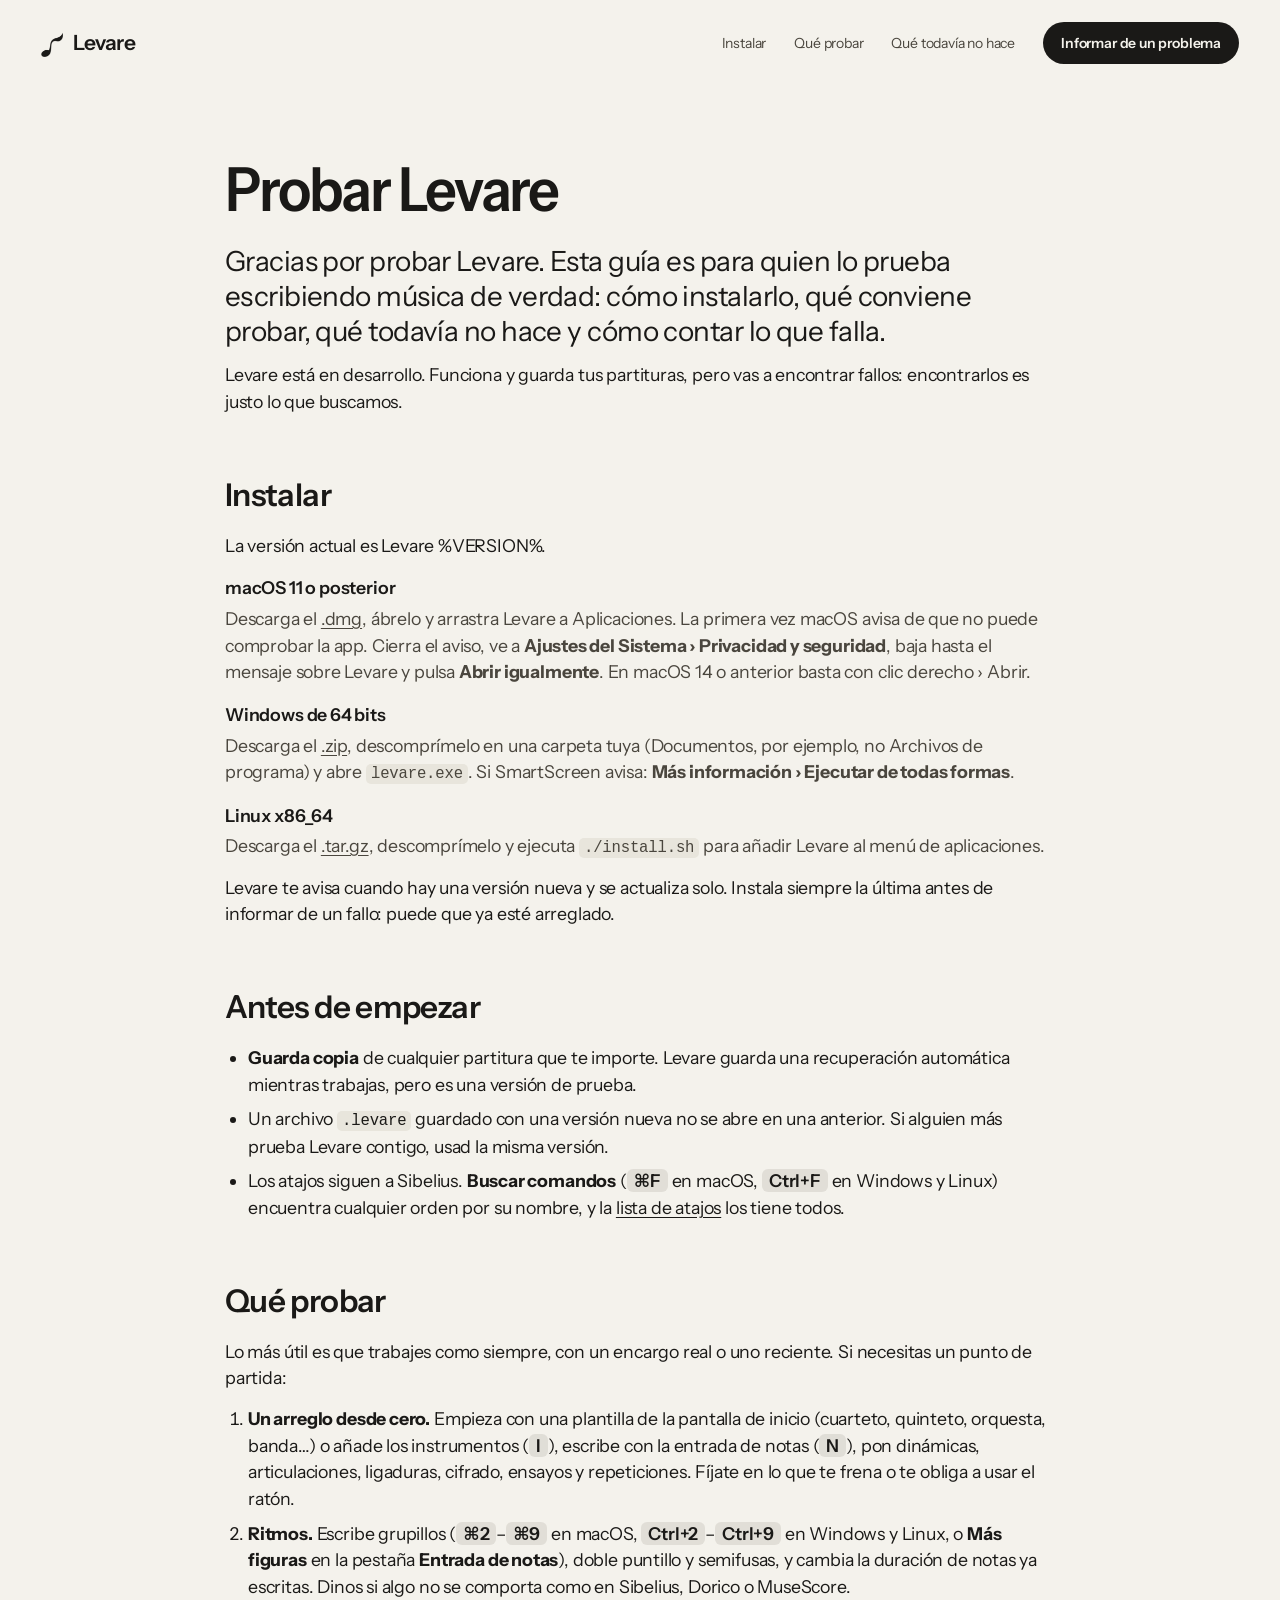
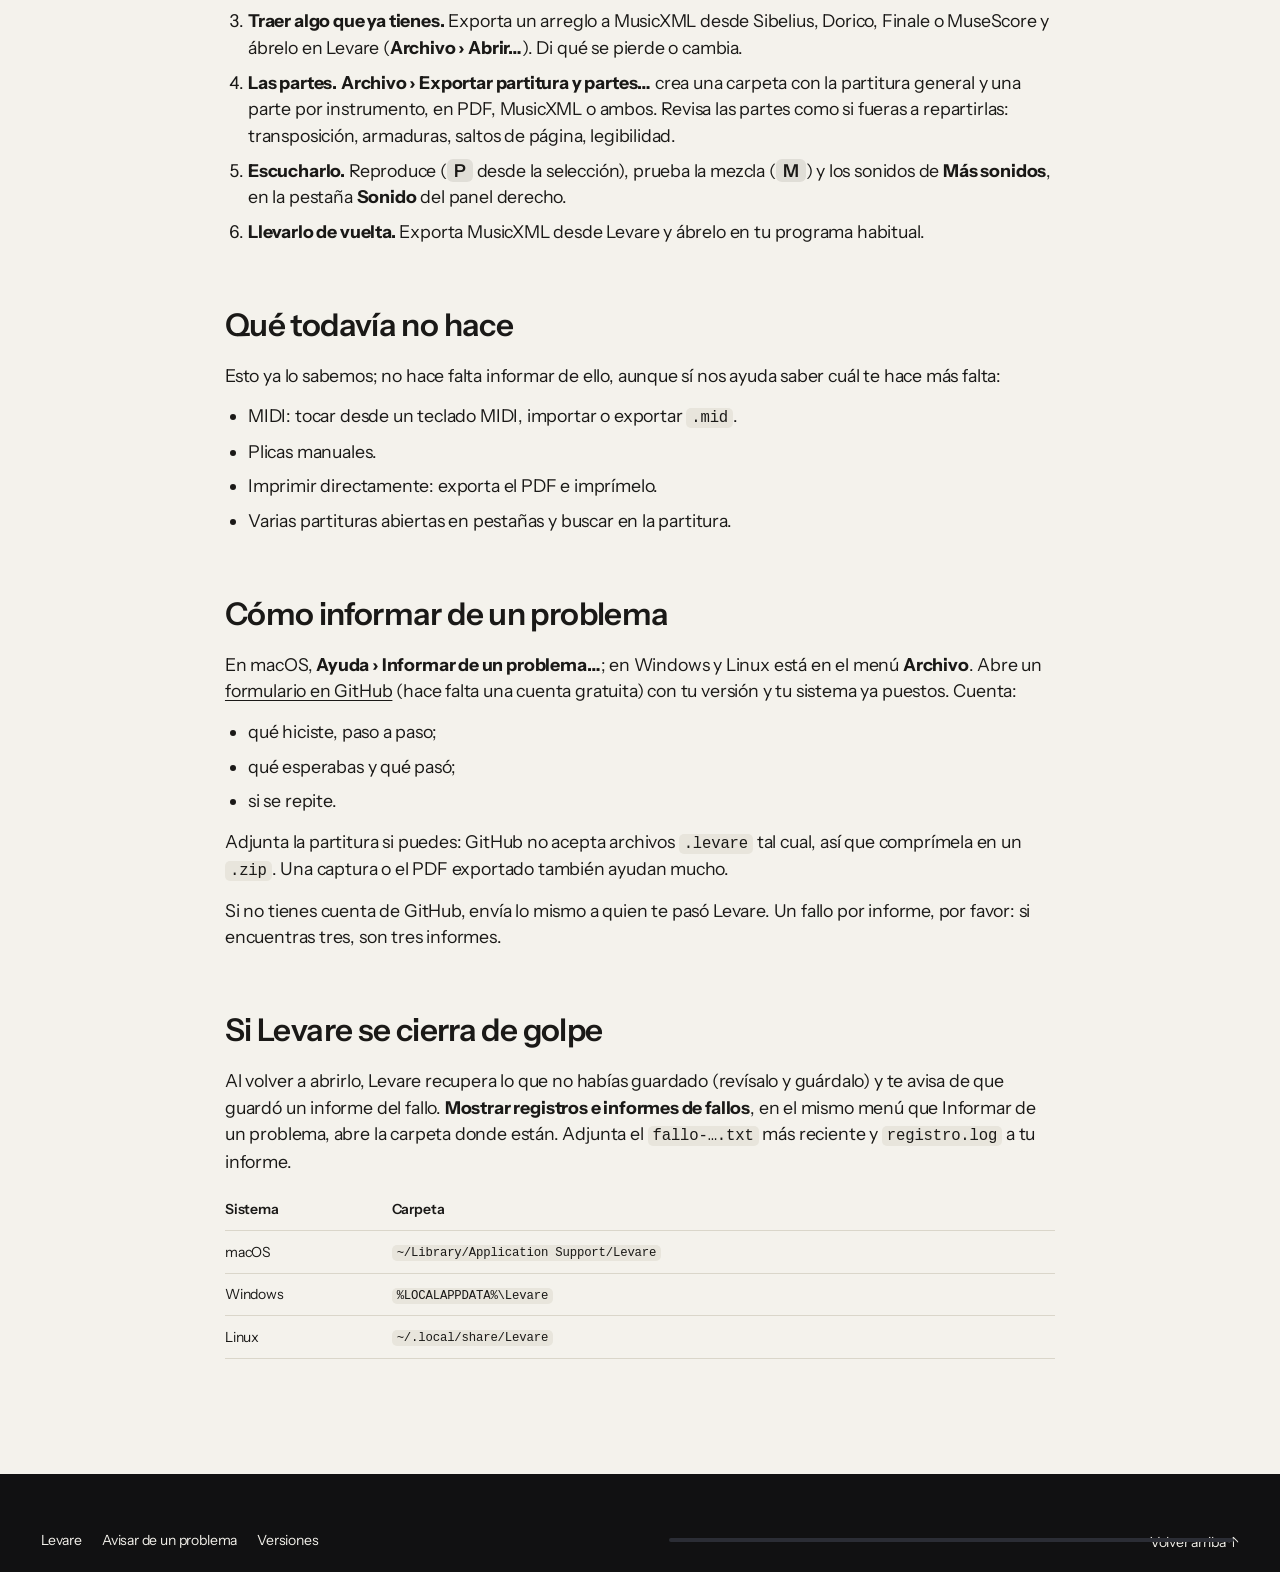
<file: site/probar.html>
<!doctype html>
<html lang="es">
<head>
<meta charset="utf-8">
<meta name="viewport" content="width=device-width, initial-scale=1">
<title>Probar Levare</title>
<meta name="description" content="Cómo instalar Levare, qué probar, qué todavía no hace y cómo contar lo que falla.">
<meta name="theme-color" content="#f4f2ec">
<link rel="icon" type="image/png" href="assets/levare.png">
<link rel="preconnect" href="https://fonts.googleapis.com">
<link rel="preconnect" href="https://fonts.gstatic.com" crossorigin>
<link rel="stylesheet" href="https://fonts.googleapis.com/css2?family=Instrument+Sans:wdth,wght@75..100,400..700&amp;display=swap">
<link rel="stylesheet" href="styles.css">
</head>
<body>
<a class="skip" href="#main">Saltar al contenido</a>

<!-- A guide for musicians who test Levare; linked from the issue form and sent to testers. -->
<header class="nav wrap" id="top">
  <a class="brand" href="./"><span class="logo" aria-hidden="true"></span>Levare</a>
  <nav class="links" aria-label="Principal">
    <a class="nl" href="#instalar">Instalar</a>
    <a class="nl" href="#que-probar">Qué probar</a>
    <a class="nl" href="#todavia-no">Qué todavía no hace</a>
    <a class="btn btn-sm" href="#informar">Informar de un problema</a>
  </nav>
</header>

<main id="main" class="wrap doc">
  <h1 class="h2">Probar Levare</h1>
  <p class="doc-lead">Gracias por probar Levare. Esta guía es para quien lo prueba escribiendo música de verdad: cómo instalarlo, qué conviene probar, qué todavía no hace y cómo contar lo que falla.</p>
  <p>Levare está en desarrollo. Funciona y guarda tus partituras, pero vas a encontrar fallos: encontrarlos es justo lo que buscamos.</p>

  <h2 id="instalar">Instalar</h2>
  <p>La versión actual es Levare %VERSION%.</p>
  <dl>
    <dt>macOS 11 o posterior</dt>
    <dd>Descarga el <a href="https://github.com/angel-afonso/levare/releases/download/%TAG%/levare-%TAG%-universal-apple-darwin.dmg">.dmg</a>, ábrelo y arrastra Levare a Aplicaciones. La primera vez macOS avisa de que no puede comprobar la app. Cierra el aviso, ve a <b>Ajustes del Sistema › Privacidad y seguridad</b>, baja hasta el mensaje sobre Levare y pulsa <b>Abrir igualmente</b>. En macOS 14 o anterior basta con clic derecho › Abrir.</dd>
    <dt>Windows de 64 bits</dt>
    <dd>Descarga el <a href="https://github.com/angel-afonso/levare/releases/download/%TAG%/levare-%TAG%-x86_64-pc-windows-msvc.zip">.zip</a>, descomprímelo en una carpeta tuya (Documentos, por ejemplo, no Archivos de programa) y abre <code>levare.exe</code>. Si SmartScreen avisa: <b>Más información › Ejecutar de todas formas</b>.</dd>
    <dt>Linux x86_64</dt>
    <dd>Descarga el <a href="https://github.com/angel-afonso/levare/releases/download/%TAG%/levare-%TAG%-x86_64-unknown-linux-gnu.tar.gz">.tar.gz</a>, descomprímelo y ejecuta <code>./install.sh</code> para añadir Levare al menú de aplicaciones.</dd>
  </dl>
  <p>Levare te avisa cuando hay una versión nueva y se actualiza solo. Instala siempre la última antes de informar de un fallo: puede que ya esté arreglado.</p>

  <h2 id="antes">Antes de empezar</h2>
  <ul>
    <li><b>Guarda copia</b> de cualquier partitura que te importe. Levare guarda una recuperación automática mientras trabajas, pero es una versión de prueba.</li>
    <li>Un archivo <code>.levare</code> guardado con una versión nueva no se abre en una anterior. Si alguien más prueba Levare contigo, usad la misma versión.</li>
    <li>Los atajos siguen a Sibelius. <b>Buscar comandos</b> (<kbd>⌘F</kbd> en macOS, <kbd>Ctrl+F</kbd> en Windows y Linux) encuentra cualquier orden por su nombre, y la <a href="https://github.com/angel-afonso/levare/blob/main/docs/shortcuts.md">lista de atajos</a> los tiene todos.</li>
  </ul>

  <h2 id="que-probar">Qué probar</h2>
  <p>Lo más útil es que trabajes como siempre, con un encargo real o uno reciente. Si necesitas un punto de partida:</p>
  <ol>
    <li><b>Un arreglo desde cero.</b> Empieza con una plantilla de la pantalla de inicio (cuarteto, quinteto, orquesta, banda…) o añade los instrumentos (<kbd>I</kbd>), escribe con la entrada de notas (<kbd>N</kbd>), pon dinámicas, articulaciones, ligaduras, cifrado, ensayos y repeticiones. Fíjate en lo que te frena o te obliga a usar el ratón.</li>
    <li><b>Ritmos.</b> Escribe grupillos (<kbd>⌘2</kbd>–<kbd>⌘9</kbd> en macOS, <kbd>Ctrl+2</kbd>–<kbd>Ctrl+9</kbd> en Windows y Linux, o <b>Más figuras</b> en la pestaña <b>Entrada de notas</b>), doble puntillo y semifusas, y cambia la duración de notas ya escritas. Dinos si algo no se comporta como en Sibelius, Dorico o MuseScore.</li>
    <li><b>Traer algo que ya tienes.</b> Exporta un arreglo a MusicXML desde Sibelius, Dorico, Finale o MuseScore y ábrelo en Levare (<b>Archivo › Abrir…</b>). Di qué se pierde o cambia.</li>
    <li><b>Las partes.</b> <b>Archivo › Exportar partitura y partes…</b> crea una carpeta con la partitura general y una parte por instrumento, en PDF, MusicXML o ambos. Revisa las partes como si fueras a repartirlas: transposición, armaduras, saltos de página, legibilidad.</li>
    <li><b>Escucharlo.</b> Reproduce (<kbd>P</kbd> desde la selección), prueba la mezcla (<kbd>M</kbd>) y los sonidos de <b>Más sonidos</b>, en la pestaña <b>Sonido</b> del panel derecho.</li>
    <li><b>Llevarlo de vuelta.</b> Exporta MusicXML desde Levare y ábrelo en tu programa habitual.</li>
  </ol>

  <h2 id="todavia-no">Qué todavía no hace</h2>
  <p>Esto ya lo sabemos; no hace falta informar de ello, aunque sí nos ayuda saber cuál te hace más falta:</p>
  <ul>
    <li>MIDI: tocar desde un teclado MIDI, importar o exportar <code>.mid</code>.</li>
    <li>Plicas manuales.</li>
    <li>Imprimir directamente: exporta el PDF e imprímelo.</li>
    <li>Varias partituras abiertas en pestañas y buscar en la partitura.</li>
  </ul>

  <h2 id="informar">Cómo informar de un problema</h2>
  <p>En macOS, <b>Ayuda › Informar de un problema…</b>; en Windows y Linux está en el menú <b>Archivo</b>. Abre un <a href="https://github.com/angel-afonso/levare/issues/new?template=fallo.yml">formulario en GitHub</a> (hace falta una cuenta gratuita) con tu versión y tu sistema ya puestos. Cuenta:</p>
  <ul>
    <li>qué hiciste, paso a paso;</li>
    <li>qué esperabas y qué pasó;</li>
    <li>si se repite.</li>
  </ul>
  <p>Adjunta la partitura si puedes: GitHub no acepta archivos <code>.levare</code> tal cual, así que comprímela en un <code>.zip</code>. Una captura o el PDF exportado también ayudan mucho.</p>
  <p>Si no tienes cuenta de GitHub, envía lo mismo a quien te pasó Levare. Un fallo por informe, por favor: si encuentras tres, son tres informes.</p>

  <h2 id="si-se-cierra">Si Levare se cierra de golpe</h2>
  <p>Al volver a abrirlo, Levare recupera lo que no habías guardado (revísalo y guárdalo) y te avisa de que guardó un informe del fallo. <b>Mostrar registros e informes de fallos</b>, en el mismo menú que Informar de un problema, abre la carpeta donde están. Adjunta el <code>fallo-….txt</code> más reciente y <code>registro.log</code> a tu informe.</p>
  <div class="doc-table">
    <table>
      <thead><tr><th>Sistema</th><th>Carpeta</th></tr></thead>
      <tbody>
        <tr><td>macOS</td><td><code>~/Library/Application Support/Levare</code></td></tr>
        <tr><td>Windows</td><td><code>%LOCALAPPDATA%\Levare</code></td></tr>
        <tr><td>Linux</td><td><code>~/.local/share/Levare</code></td></tr>
      </tbody>
    </table>
  </div>
</main>

<footer class="foot dk">
  <div class="wrap fmeta">
    <nav aria-label="Pie"><a href="./">Levare</a><a href="https://github.com/angel-afonso/levare/issues">Avisar de un problema</a><a href="https://github.com/angel-afonso/levare/releases">Versiones</a></nav>
    <span></span>
    <a class="r" href="#top">Volver arriba ↑</a>
  </div>
</footer>
</body>
</html>
</file>
<file: site/styles.css>
/* Levare landing page. The page is paper and ink; every interface fragment
   (.ui) uses Levare's own theme tokens and sizes, from crates/app-gpui. */

@font-face {
  font-family: "Bravura";
  src: url("assets/Bravura.otf") format("opentype");
  font-display: block;
}

:root {
  --paper: #f4f2ec;
  --paper2: #e8e5dc;
  --paper3: #dad6ca;
  --ink: #1a1917;
  --ink2: #4a463e;
  --dark: #111112;
  --dark2: #19191b;
  --dark3: #232326;
  --light: #f1efe9;
  --lmuted: #aaa69c;
  --pblue: #2f62d6;
  --red: #c4362b;
  /* Levare's theme (ui/theme.rs) */
  --bg: #131417;
  --panel: #18191d;
  --popover: #1d1e23;
  --card: #1f2026;
  --field: #222329;
  --canvas: #24252a;
  --track: #1b1d22;
  --hover: #2c2e36;
  --field-hover: #30343e;
  --border: #2b2d35;
  --outline: #33353e;
  --popover-border: #3a3d46;
  --tick: #606572;
  --text: #e8e9ee;
  --secondary: #bfc3ce;
  --muted: #969ba7;
  --blue: #79a4ff;
  --accent-text: #b8ceff;
  --select: #22314d;
  --select-border: #3c5d94;
  --error: #f1a4a4;
  --error-bg: #362126;
  --score-paper: #fbf9f3;
  --score-ink: #242323;
  --score-fine: #67635c;
  --score-placeholder: #6f6a62;
  --score-part: #3c66c9;
  --m: clamp(20px, 3.2vw, 48px);
  --g: 24px;
  --t-small: 14px;
  --t-body: clamp(16px, 0.95rem + 0.2vw, 18px);
  --t-lead: clamp(22px, 1.1rem + 0.8vw, 30px);
  --t-head: clamp(38px, 1.4rem + 3vw, 66px);
  --t-disp: clamp(44px, 0.9rem + 6.6vw, 124px);
  --ease: cubic-bezier(.16, 1, .3, 1);
  --spring: cubic-bezier(.34, 1.56, .64, 1);
  --ui-font: system-ui, -apple-system, "Segoe UI", Roboto, "Noto Sans", Ubuntu, sans-serif;
  --score-serif: "Times New Roman", Times, "Liberation Serif", "Noto Serif", serif;
}

*, *::before, *::after { box-sizing: border-box; }
html { scroll-behavior: smooth; }
body {
  margin: 0;
  background: var(--paper);
  color: var(--ink);
  font-family: "Instrument Sans", system-ui, sans-serif;
  font-size: var(--t-body);
  line-height: 1.5;
  letter-spacing: -0.01em;
  overflow-x: clip;
  -webkit-font-smoothing: antialiased;
}
p { margin: 0; }
h1, h2, h3, h4, h5 { margin: 0; font-weight: 600; }
a { color: inherit; }
img, svg { display: block; }
[hidden] { display: none !important; }
::selection { background: var(--ink); color: var(--paper); }
:focus-visible { outline: 2px solid var(--pblue); outline-offset: 3px; }
.dk :focus-visible { outline-color: var(--blue); }

.skip { position: absolute; left: 12px; top: -60px; background: var(--ink); color: var(--paper); padding: 10px 16px; border-radius: 999px; z-index: 10; text-decoration: none; }
.skip:focus { top: 12px; }

.wrap { padding-inline: var(--m); max-width: 1600px; margin-inline: auto; }
.g12 { display: grid; grid-template-columns: repeat(12, minmax(0, 1fr)); column-gap: var(--g); }
.dk { background: var(--dark); color: var(--light); }
kbd { font: inherit; font-weight: 600; background: rgba(127, 120, 104, .16); border-radius: 6px; padding: 1px 7px; white-space: nowrap; }
.dk kbd { background: var(--dark3); color: var(--light); }

/* The app's mark: the note of the icon, drawn in the current colour. */
.logo {
  display: inline-block; width: .78em; height: 1em; background: currentColor;
  -webkit-mask: url("assets/levare-mark.png") center / contain no-repeat;
  mask: url("assets/levare-mark.png") center / contain no-repeat;
}

/* Flats engraved with Bravura, sized to sit in running text. */
.fl { font-family: "Bravura"; font-size: 1.45em; line-height: 0; position: relative; top: -.08em; margin-left: .03em; }
tspan.fl { font-size: 18px; }
.glyph { font-family: "Bravura"; font-weight: 400; }

/* Page buttons: round, one fill. */
.btn {
  display: inline-flex; align-items: center; gap: 10px; min-height: 52px; padding: 0 26px;
  border-radius: 999px; background: var(--ink); color: var(--paper);
  font: 600 var(--t-body)/1 "Instrument Sans", sans-serif; text-decoration: none; border: 0; cursor: pointer;
  transition: transform .3s var(--spring), background-color .2s;
}
.btn svg { width: 18px; height: 18px; transition: transform .35s var(--spring); }
.btn:hover { transform: translateY(-2px); background: #000; }
.btn:hover svg { transform: translateY(2px); }
.btn:active { transform: scale(.96); }
.btn-sm { min-height: 42px; padding: 0 18px; font-size: 14px; }
.tlink {
  display: inline-flex; align-items: center; min-height: 44px; color: inherit; font: 500 var(--t-body) "Instrument Sans", sans-serif;
  text-decoration: underline; text-underline-offset: 6px; text-decoration-thickness: 1.5px;
  background: none; border: 0; cursor: pointer; padding: 0; transition: text-underline-offset .3s var(--ease);
}
.tlink:hover { text-underline-offset: 9px; }

/* Navigation */
.nav { display: flex; align-items: center; justify-content: space-between; gap: 24px; flex-wrap: wrap; padding-top: 22px; padding-bottom: 22px; }
.brand { display: flex; align-items: center; gap: 10px; text-decoration: none; font-weight: 600; font-size: 21px; letter-spacing: -0.02em; }
.brand .logo { width: 22px; height: 28px; transition: transform .5s var(--spring); }
.brand:hover .logo { transform: rotate(-10deg) translateY(-2px); }
.links { display: flex; align-items: center; gap: 28px; flex-wrap: wrap; }
.links a.nl { text-decoration: none; color: var(--ink2); font-size: 14px; transition: color .2s; }
.links a.nl:hover { color: var(--ink); }

/* Hero */
.hero { padding-top: clamp(16px, 4vh, 56px); }
.h1 { font-size: var(--t-disp); line-height: .96; letter-spacing: -0.05em; font-variation-settings: "wdth" 92; }
.ln { display: block; overflow: hidden; padding-bottom: .07em; }
.ln > span { display: block; animation: lineUp 1.1s var(--ease) both; }
.ln.l2 > span { animation-delay: .12s; }
.hrow { margin-top: 32px; align-items: end; animation: fadeUp .9s .45s var(--ease) both; }
.hrow .lead { grid-column: 1 / 7; max-width: 42ch; }
.hrow .acts { grid-column: 8 / 13; justify-self: end; display: flex; gap: 24px; align-items: center; flex-wrap: wrap; }
.desk { margin-top: 40px; animation: fadeUp 1s .6s var(--ease) both; }

/* ---------- Levare's interface ---------- */
.ui { font-family: var(--ui-font); font-size: 12px; line-height: 1.3; letter-spacing: 0; color: var(--text); -webkit-font-smoothing: antialiased; }
.ui button { font: inherit; color: inherit; }
.app { background: var(--panel); border-radius: 12px; overflow: hidden; }
.ui-tabs { display: flex; align-items: center; gap: 2px; height: 40px; padding: 0 12px; border-bottom: 1px solid var(--border); overflow: hidden; }
.ui-menu { font-size: 13px; font-weight: 600; padding: 0 14px 0 6px; white-space: nowrap; }
.ui-tab { font-size: 13px; color: var(--secondary); padding: 0 10px; height: 40px; display: grid; place-items: center; white-space: nowrap; }
.ui-tab.on { color: var(--text); box-shadow: inset 0 -2px 0 var(--text); }
.ui-pill {
  margin-left: auto; display: inline-flex; align-items: center; gap: 8px; height: 26px; padding: 0 12px; white-space: nowrap;
  border-radius: 999px; background: var(--select); border: 1px solid var(--select-border); color: var(--accent-text); font-size: 12.5px;
  transition: background-color .25s, color .25s, border-color .25s;
}
.ui-pill i { width: 7px; height: 7px; border-radius: 50%; background: var(--blue); animation: pulse 2s ease-in-out infinite; }
.ui-pill.idle { background: var(--field); border-color: transparent; color: var(--secondary); }
.ui-pill.idle i { background: var(--muted); animation: none; }
.ui-ribbon { display: flex; gap: 10px; padding: 8px 12px 6px; border-bottom: 1px solid var(--border); overflow-x: auto; scrollbar-width: none; }
.rg { display: flex; flex-direction: column; align-items: center; flex: none; }
.rgc { display: flex; gap: 2px; }
.rgt { font-size: 11px; color: var(--muted); margin-top: 4px; }
.track { display: flex; gap: 2px; padding: 2px; border-radius: 9px; background: var(--field); }
.ctl {
  display: flex; flex-direction: column; align-items: center; justify-content: center; gap: 1px; min-width: 48px; padding: 4px 6px;
  border: 1px solid transparent; background: transparent; border-radius: 7px; color: var(--text); cursor: pointer;
  transition: background-color .15s, color .15s, border-color .15s, transform .25s var(--spring);
}
.ctl:hover { background: var(--hover); }
.ctl:active { background: var(--field-hover); transform: scale(.94); }
.ctl.on { background: var(--select); border-color: var(--select-border); color: var(--accent-text); }
.ctl.on .ck { color: var(--accent-text); }
.ctl.big { min-width: 64px; }
.ctl.hit { animation: hit .35s var(--spring); }
.ctl svg { width: 30px; height: 30px; overflow: visible; }
.gbv { font-family: "Bravura"; font-size: 22px; fill: currentColor; text-anchor: middle; }
.gbv.sm { font-size: 16px; }
.cg { height: 30px; display: grid; place-items: center; font-size: 17px; font-weight: 600; }
.cg.sm { font-size: 14px; }
.cn { font-size: 11px; white-space: nowrap; }
.ck { font-size: 10px; color: var(--muted); min-height: 13px; white-space: nowrap; }
.ui-strip { display: flex; align-items: center; gap: 4px; height: 46px; padding: 0 12px; background: var(--panel); border-bottom: 1px solid var(--border); overflow: hidden; }
.ro { display: flex; flex-direction: column; gap: 1px; padding: 4px 8px; white-space: nowrap; }
.ro span { font-size: 11px; color: var(--muted); }
.ro b { font-size: 13px; font-weight: 600; }
.ro .glyph { font-size: 15px; position: relative; top: 2px; }
.ctlro { border-radius: 7px; }
.div { width: 1px; height: 24px; background: var(--border); flex: none; }
.sum { margin-left: auto; font-size: 12.5px; color: var(--secondary); white-space: nowrap; overflow: hidden; text-overflow: ellipsis; min-width: 0; padding-left: 12px; }

/* The hero staff, on the page's own paper */
.sheet { margin-top: 18px; }
.staff-wrap { overflow: hidden; }
.staff { width: 100%; height: auto; cursor: text; outline: none; overflow: visible; }
.staff:focus-visible { outline: 2px solid var(--pblue); outline-offset: -4px; border-radius: 8px; }
.staff .lines path { stroke: var(--ink); stroke-width: 1.6; fill: none; stroke-dasharray: 1400; animation: draw 1.4s var(--ease) both; }
.staff .lines path:nth-child(2) { animation-delay: .06s; }
.staff .lines path:nth-child(3) { animation-delay: .12s; }
.staff .lines path:nth-child(4) { animation-delay: .18s; }
.staff .lines path:nth-child(5) { animation-delay: .24s; }
.staff .bar { stroke: var(--ink); stroke-width: 2; fill: none; animation: fadeIn .6s .9s both; }
.staff .bar.end { stroke-width: 7; }
.staff .clef { animation: inkIn .8s .8s var(--ease) both; transform-box: fill-box; transform-origin: 50% 70%; }
.hbv { font-family: "Bravura"; font-size: 72px; fill: var(--ink); }
.stem { stroke: var(--ink); stroke-width: 2.3; fill: none; }
.beam { fill: var(--ink); }
.cur { fill: var(--pblue); animation: blink 1.1s steps(1) infinite; transition: transform .35s var(--ease), opacity .2s; }
.writing .cur { animation: none; }
.note { transform-box: fill-box; transform-origin: 50% 80%; }
.note.in { animation: drop .55s var(--spring) both; }
.note .stem { transform-box: fill-box; }
.note.in .stem { animation: grow .45s .12s var(--ease) both; }
.beam.in { transform-box: fill-box; transform-origin: 0 50%; animation: beamIn .4s .2s var(--ease) both; }
.note.now text { fill: var(--pblue); }
.note.now { animation: ping .35s var(--spring); }
.note.now .stem { stroke: var(--pblue); }
.ripple { fill: none; stroke: var(--pblue); stroke-width: 2; transform-box: fill-box; transform-origin: center; animation: ripple .8s var(--ease) forwards; pointer-events: none; }
.keys { display: flex; flex-direction: column; gap: 14px; margin-top: 8px; }
.keypad { display: flex; flex-wrap: wrap; gap: 6px; }
.kp {
  display: flex; flex-direction: column; align-items: center; justify-content: center; min-width: 64px; min-height: 56px; padding: 6px 14px;
  border: 0; border-radius: 14px; background: var(--paper2); color: var(--ink); cursor: pointer; font: inherit;
  transition: background-color .2s, transform .3s var(--spring);
}
.kp b { font-size: 18px; font-weight: 600; line-height: 1.1; }
.kp span { font-size: 12px; color: var(--ink2); }
.kp:hover { background: var(--paper3); transform: translateY(-2px); }
.kp:active { transform: scale(.94); }
.kp.hit { animation: hit .35s var(--spring); }
.kp.alt { background: transparent; box-shadow: inset 0 0 0 2px var(--paper2); }
.kp.play { background: var(--ink); color: var(--paper); margin-left: auto; min-width: 120px; }
.kp.play span { color: #c9c3b6; }
.hint { font-size: var(--t-small); color: var(--ink2); max-width: 80ch; }

/* Sections */
.sec { padding-top: clamp(96px, 10vw, 160px); padding-bottom: clamp(96px, 10vw, 160px); }
.sec-b { padding-bottom: clamp(96px, 10vw, 160px); }
#funciones { padding-top: clamp(96px, 9vw, 140px); }
.h2 { font-size: var(--t-head); line-height: 1.02; letter-spacing: -0.04em; font-variation-settings: "wdth" 92; }
.h3 { font-size: var(--t-lead); line-height: 1.15; letter-spacing: -0.025em; }


/* Fragments sit on the app's canvas colour, as they do in Levare. */
.role-f, .bf { background: var(--canvas); border-radius: 18px; padding: clamp(18px, 3vw, 40px); display: grid; place-items: center; align-self: stretch; }

/* Partes panel */
.p-parts { width: 240px; background: var(--panel); border-radius: 10px; overflow: hidden; }
.pp-head { display: flex; flex-direction: column; gap: 8px; padding: 10px 12px 8px; border-bottom: 1px solid var(--border); }
.pp-title { display: flex; align-items: center; gap: 6px; font-size: 13px; }
.pp-title b { font-weight: 600; }
.pp-title span { color: var(--muted); }
.plus { margin-left: auto; width: 26px; height: 26px; display: grid; place-items: center; font-style: normal; font-size: 16px; border-radius: 7px; border: 1px solid transparent; }
.plus.on { background: var(--select); border-color: var(--select-border); color: var(--accent-text); }
.track .opt { flex: 1; display: grid; place-items: center; border-radius: 7px; border: 1px solid transparent; font-size: 13px; color: var(--text); }
.track .opt.on { background: var(--select); border-color: var(--select-border); color: var(--accent-text); }
.tr24 .opt { height: 24px; }
.tr26 .opt { height: 26px; font-size: 12px; }
.tr20 { width: 150px; }
.tr20 .opt { height: 20px; font-size: 11px; }
.field { display: flex; align-items: center; height: 32px; padding: 0 8px; border-radius: 6px; border: 1px solid var(--border); background: var(--field); color: var(--muted); font-size: 12px; }
.field.grow { flex: 1; min-width: 0; }
.pp-list { padding: 2px 6px 12px; }
.fam { display: flex; align-items: center; gap: 6px; margin-top: 6px; padding: 4px 6px; font-size: 11.5px; color: var(--muted); }
.fam i { font-style: normal; width: 12px; text-align: center; }
.fam span:nth-of-type(1) { flex: 1; }
.part { display: flex; align-items: center; justify-content: space-between; gap: 8px; height: 28px; padding: 0 8px 0 22px; border-radius: 7px; border: 1px solid transparent; font-size: 12px; }
.part small { font-size: 11px; color: var(--muted); white-space: nowrap; }
.part > span { white-space: nowrap; overflow: hidden; text-overflow: ellipsis; }
.part.sel { background: var(--select); border-color: var(--select-border); color: var(--accent-text); padding-left: 21px; }
.part.sel small { margin-left: auto; }
.trash { width: 24px; height: 24px; display: grid; place-items: center; color: var(--accent-text); }
.trash svg { width: 14px; height: 14px; }
.pp-foot { display: flex; justify-content: space-between; gap: 8px; padding: 8px 12px; border-top: 1px solid var(--border); font-size: 11.5px; color: var(--muted); white-space: nowrap; }
.mix { display: flex; flex-direction: column; gap: 4px; padding: 6px 8px 6px 21px; border-radius: 7px; border: 1px solid transparent; margin-top: 4px; }
.mix.sel { background: var(--select); border-color: var(--select-border); }
.mix .part { height: auto; padding: 0; border: 0; background: none; }
.mix.sel .part > span { color: var(--accent-text); }
.rail { display: flex; align-items: center; gap: 8px; }
.r { flex: 1; min-width: 40px; height: 16px; position: relative; }
.r::before { content: ""; position: absolute; left: 5px; right: 5px; top: 6px; height: 4px; border-radius: 2px; background: var(--border); }
.r i { position: absolute; left: 5px; top: 6px; height: 4px; width: calc(var(--v) - 10px); border-radius: 2px; background: var(--blue); }
.r i::after { content: ""; position: absolute; right: -5px; top: -3px; width: 10px; height: 10px; border-radius: 50%; background: var(--text); }
.val { width: 64px; height: 20px; display: grid; place-items: center end; font-size: 11px; color: var(--muted); }
.excerpt { margin: 4px 12px 12px; display: inline-flex; align-items: center; gap: 8px; height: 29px; padding: 0 12px; border-radius: 6px; border: 1px solid var(--select-border); background: var(--select); color: var(--accent-text) !important; cursor: pointer; font-size: 12px; transition: transform .25s var(--spring); }
.excerpt:active { transform: scale(.95); }
.excerpt svg { width: 12px; height: 12px; }

/* Selección panel */
.p-sel { width: 286px; background: var(--panel); border-radius: 10px; overflow: hidden; }
.ps-top { padding: 8px 10px; border-bottom: 1px solid var(--border); }
.ps-body { display: flex; flex-direction: column; gap: 16px; padding: 14px 14px 20px; }
.ps-head { display: flex; flex-direction: column; gap: 2px; }
.ps-head b { font-size: 15px; font-weight: 600; }
.ps-head span { font-size: 12.5px; color: var(--secondary); }
.pitch { display: flex; align-items: flex-end; gap: 10px; padding: 0 8px; }
.pitch b { font-size: 28px; font-weight: 600; line-height: 1.1; }
.pitch span { font-size: 16px; color: var(--secondary); padding-bottom: 5px; }
.facts { display: flex; flex-direction: column; }
.fact { display: flex; justify-content: space-between; align-items: center; min-height: 28px; padding: 0 8px; font-size: 12.5px; }
.fact span { color: var(--secondary); }
.fact b { font-weight: 500; }
.warn { padding: 8px 10px; border-radius: 6px; background: var(--error-bg); color: var(--error); font-size: 12.5px; }
.grp { display: flex; flex-direction: column; gap: 6px; }
.gt { font-size: 12px; font-weight: 500; color: var(--muted); }
.empty { padding: 0 8px; font-size: 12.5px; color: var(--muted); }
.cmds { display: flex; flex-wrap: wrap; gap: 6px; }
.cmd { display: inline-flex; align-items: center; height: 30px; padding: 0 10px; border-radius: 7px; background: var(--field); font-size: 12.5px; }
.mark-row { display: flex; align-items: center; gap: 8px; min-height: 30px; padding: 0 4px 0 8px; border-radius: 6px; background: var(--card); }
.mark-row + .mark-row { margin-top: -4px; }
.mg { width: 30px; display: grid; place-items: center; color: var(--text); }
.mg svg { width: 26px; height: 18px; }
.mg .glyph.big { font-size: 22px; line-height: 1; }
.ml { flex: 1; font-size: 12.5px; }
.mark-row small { font-size: 11px; color: var(--muted); }
.mx { width: 26px; height: 26px; display: grid; place-items: center; color: var(--muted); }

/* Export dialog */
.p-export { width: 100%; max-width: 580px; background: var(--panel); border: 1px solid var(--popover-border); border-radius: 8px; box-shadow: 0 20px 50px rgba(0, 0, 0, .45); }
.ex-head { display: flex; flex-direction: column; gap: 8px; padding: 16px; border-bottom: 1px solid var(--border); }
.ex-head b { font-size: 20px; font-weight: 600; }
.ex-head span { font-size: 12px; color: var(--muted); }
.ex-body { display: flex; flex-direction: column; gap: 8px; padding: 16px; }
.cap { font-size: 10px; font-weight: 600; color: var(--muted); }
.row8 { display: flex; gap: 8px; flex-wrap: wrap; align-items: center; }
.row8.end { justify-content: flex-end; }
.row4 { display: flex; gap: 4px; }
.row-sb { display: flex; justify-content: space-between; align-items: center; gap: 8px; }
.ex-body .row-sb { margin-top: 12px; }
.b { display: inline-flex; align-items: center; height: 29px; padding: 0 12px; border-radius: 6px; border: 1px solid transparent; background: var(--field); font-size: 12px; white-space: nowrap; }
.b.on { background: var(--select); border-color: var(--select-border); color: var(--accent-text); }
.b.wide { width: 100%; }
.b.h32 { height: 32px; }
.b.h22 { height: 22px; padding: 0 6px; }
.ex-foot { display: flex; flex-direction: column; gap: 12px; padding: 16px; border-top: 1px solid var(--border); }
.cnt { font-size: 12px; }
.note { font-size: 11px; color: var(--muted); }

/* Agent panel */
.p-agent { width: 320px; background: var(--panel); border-radius: 10px; overflow: hidden; }
.ag-log { display: flex; flex-direction: column; gap: 8px; padding: 12px; font-size: 12px; min-height: 220px; }
.ag-user { padding: 4px 8px; border-radius: 6px; border: 1px solid var(--outline); background: var(--card); }
.ag-tool { font-size: 11px; color: var(--muted); }
.ag-msg { color: var(--secondary); }
.ag-comp { display: flex; flex-direction: column; gap: 4px; padding: 12px; border-top: 1px solid var(--border); }
.ag-pick { display: inline-flex; align-items: center; gap: 4px; height: 22px; padding: 0 4px; border-radius: 6px; font-size: 11px; color: var(--secondary); }
.ag-pick i { font-style: normal; color: var(--muted); }
.ag-hint { font-size: 10px; color: var(--muted); }
.lens[data-lens="3"] .ag-log > * { animation: fadeUp .45s var(--ease) both; }
.lens[data-lens="3"] .ag-log > :nth-child(2) { animation-delay: .3s; }
.lens[data-lens="3"] .ag-log > :nth-child(3) { animation-delay: .55s; }
.lens[data-lens="3"] .ag-log > :nth-child(4) { animation-delay: .8s; }
.lens[data-lens="3"] .ag-log > :nth-child(5) { animation-delay: 1.1s; }

/* Transport */
.transport { display: flex; align-items: center; gap: 8px; height: 67px; padding: 0 12px; background: var(--bg); border-radius: 10px; width: 100%; overflow: hidden; }
.ib { width: 28px; height: 28px; flex: none; display: grid; place-items: center; border-radius: 6px; background: var(--field); color: var(--muted); font-size: 11px; }
.ib svg { width: 15px; height: 15px; }
.ib.w { width: 34px; }
.ib.on { background: var(--select); color: var(--blue); }
.playc { width: 38px; height: 38px; flex: none; display: grid; place-items: center; border-radius: 50%; background: var(--text); color: var(--bg); }
.playc svg { width: 16px; height: 16px; }
.pos { width: 140px; margin-left: 8px; display: flex; flex-direction: column; gap: 2px; flex: none; }
.pc { font-size: 8px; color: var(--muted); letter-spacing: .02em; }
.pos b { font: 600 21px/1 ui-monospace, "SF Mono", Menlo, Consolas, monospace; }
.pt { font-size: 9px; color: var(--muted); }
.tempo { display: flex; flex-direction: column; gap: 4px; flex: none; }
.timeline { flex: 1; min-width: 120px; height: 36px; position: relative; background: var(--track); border: 1px solid var(--border); border-radius: 4px; }
.timeline .n { position: absolute; top: 3px; bottom: 0; font-size: 9px; color: var(--muted); padding-left: 4px; border-left: 1px solid var(--tick); }
.timeline .head { position: absolute; top: 0; bottom: 0; left: 2%; width: 2px; background: #f5a524; }
.timeline .head::before { content: ""; position: absolute; top: 0; left: -4px; border: 5px solid transparent; border-top-color: #f5a524; }
.transport.playing .head { animation: sweepPct 6s linear infinite; }
.src { display: inline-flex; align-items: center; gap: 6px; padding: 8px 12px; border-radius: 6px; border: 1px solid var(--border); background: var(--field); font-size: 10px; color: var(--muted); white-space: nowrap; flex: none; }
.src svg { width: 14px; height: 14px; }

/* The score as Levare draws it */
.canvas { background: var(--canvas); border-radius: 10px; padding: 16px; width: 100%; }
.page { background: var(--score-paper); color: var(--score-ink); border-radius: 2px; padding: 22px 18px 18px; }
.page svg { width: 100%; height: auto; }
.pg-title { font: 400 24px/1.2 var(--score-serif); text-align: center; letter-spacing: 0; }
.pg-credits { font: 400 11px var(--score-serif); color: var(--score-placeholder); text-align: right; margin: 4px 8px 6px; letter-spacing: 0; }
.pg-part { font: 400 12px var(--score-serif); fill: var(--score-part); text-anchor: end; }
.pg-num { font: 400 9px var(--score-serif); fill: var(--score-fine); }
.lbv { font-family: "Bravura"; font-size: 32px; fill: var(--score-ink); }
.sbv { font-family: "Bravura"; font-size: 24px; fill: var(--score-ink); }
.lsl { stroke: var(--score-ink); stroke-width: .9; fill: none; }
.lbl { stroke: var(--score-ink); stroke-width: 1.1; fill: none; }
.selbg { fill: var(--pblue); fill-opacity: .12; }
.sel { fill: var(--pblue); }
.bf > .ui:not(.p-parts):not(.p-export):not(.transport) { width: 100%; border-radius: 10px; overflow: hidden; }

/* Who: a sentence with a blank */
.yo { display: flex; flex-wrap: wrap; align-items: baseline; gap: 0 .24em; }
.blank { display: inline-block; min-width: 5.4em; padding: 0 .22em; background: var(--light); color: var(--ink); border-radius: .14em; text-align: center; overflow: hidden; }
.blank > span { display: inline-block; }
.blank > span.swap { animation: swap .5s var(--spring) both; }
.verbs { display: flex; flex-wrap: wrap; gap: 10px; margin-top: 36px; }
.verb {
  border: 0; border-radius: 999px; min-height: 52px; padding: 0 24px; background: var(--dark3); color: var(--lmuted);
  font: 500 var(--t-body) "Instrument Sans", sans-serif; cursor: pointer;
  transition: background-color .25s, color .25s, transform .3s var(--spring);
}
.verb:hover { color: var(--light); transform: translateY(-3px); }
.verb:active { transform: scale(.95); }
.verb.on { background: var(--light); color: var(--ink); }
.role { margin-top: 72px; align-items: start; }
.role:not([hidden]) .role-t { animation: fadeUp .55s var(--ease) both; }
.role:not([hidden]) .role-f > * { animation: fadeUp .6s .08s var(--ease) both; }
.role-t { grid-column: 1 / 6; display: flex; flex-direction: column; gap: 22px; }
.role-f { grid-column: 7 / 13; min-height: 380px; }
.ticks { list-style: none; margin: 0; padding: 0; display: flex; flex-direction: column; gap: 12px; }
.ticks li { position: relative; padding-left: 34px; }
.ticks li::before { content: ""; position: absolute; left: 4px; top: .35em; width: 14px; height: 7px; border-left: 2.5px solid var(--light); border-bottom: 2.5px solid var(--light); transform: rotate(-45deg); }

/* Features: one score, four ways */
.lens { align-items: start; margin-top: 64px; }
.lens-l { grid-column: 1 / 4; display: flex; flex-direction: column; gap: 6px; }
.litem { border-radius: 14px; padding: 6px 8px; transition: background-color .35s; }
.litem.on { background: var(--dark2); }
.lbtn {
  display: block; width: 100%; text-align: left; border: 0; background: transparent; color: var(--lmuted); cursor: pointer;
  padding: 12px; border-radius: 10px; font: 600 var(--t-lead)/1.1 "Instrument Sans", sans-serif; letter-spacing: -0.025em;
  transition: color .3s, transform .35s var(--spring);
}
.lbtn:hover { color: var(--light); transform: translateX(4px); }
.litem.on .lbtn { color: var(--light); }
.litem p { padding: 0 12px; max-height: 0; opacity: 0; overflow: hidden; transition: max-height .5s var(--ease), opacity .4s, padding .4s; }
.litem.on p { max-height: 180px; opacity: 1; padding-bottom: 12px; }
.lens-r { grid-column: 4 / 13; }
.lens-grid { display: grid; grid-template-columns: minmax(0, 1fr) auto; gap: 16px; align-items: start; background: var(--canvas); border-radius: 18px; padding: clamp(16px, 2vw, 28px); }
.lens-score { padding: 0; background: transparent; }
.lens .l0, .lens .l1, .lens .l2, .lens .l3 { opacity: 0; transition: opacity .45s var(--ease); }
.lens .lens-under { display: none; }
.lens[data-lens="0"] .l0, .lens[data-lens="1"] .l1, .lens[data-lens="2"] .l2, .lens[data-lens="3"] .l3 { opacity: 1; }
.lens[data-lens="0"] .lens-under.l0, .lens[data-lens="1"] .lens-under.l1,
.lens[data-lens="2"] .lens-under.l2, .lens[data-lens="3"] .lens-under.l3 { display: block; animation: fadeUp .45s var(--ease) both; }
.oor { transition: fill .5s; }
.lens[data-lens="0"] .oor { fill: var(--red); }
.lens[data-lens="1"] .cl1 { fill: var(--pblue); }
.lens[data-lens="3"] .trill { animation: pop .6s var(--spring) .9s both; }
.trill { font-family: "Bravura"; font-size: 32px; fill: var(--pblue); transform-box: fill-box; transform-origin: 50% 100%; }
.sweep { fill: var(--pblue); }
.lens.sounding .sweep { animation: sweep 6.6s linear forwards; }
.lens[data-lens="2"]:not(.sounding) .sweep { animation: sweep 4.8s linear infinite; }

/* How it goes: four beats */
.beats { display: flex; gap: 6px; margin-top: 56px; height: clamp(150px, 20vh, 210px); }
.beat {
  flex: 1; border: 0; border-radius: 18px; background: var(--paper2); color: var(--ink); padding: 18px 20px; text-align: left; cursor: pointer;
  display: flex; flex-direction: column; justify-content: space-between; position: relative; overflow: hidden; font: inherit;
  transition: background-color .4s, color .4s, flex-grow .7s var(--ease);
}
.beat:hover { background: var(--paper3); }
.beat.on { background: var(--ink); color: var(--paper); flex-grow: 1.7; }
.beat svg { width: 46px; height: 46px; overflow: visible; }
.beat svg text { font-family: "Bravura"; font-size: 40px; fill: currentColor; }
.beat.on svg { animation: downbeat .5s var(--spring); }
.beat b { font-size: var(--t-lead); letter-spacing: -0.02em; font-weight: 600; }
.beat .tick { position: absolute; right: 18px; top: 18px; width: 12px; height: 12px; border-radius: 50%; background: var(--pblue); opacity: 0; transition: opacity .3s; }
.beat.on .tick { opacity: 1; animation: tick .65s var(--ease) infinite alternate; }
.beat-under { margin-top: 48px; align-items: stretch; }
.four .beat-under .bt { animation: fadeUp .5s var(--ease) both; }
.four .beat-under .bf > * { animation: fadeUp .55s .06s var(--ease) both; }
.bt { grid-column: 1 / 5; display: flex; flex-direction: column; gap: 18px; }
.bf { grid-column: 6 / 13; min-height: 420px; }


/* Download */
.dl-lead { margin-top: 20px; max-width: 58ch; }
.dlg { display: grid; grid-template-columns: 2fr 1fr 1fr; gap: 8px; margin-top: 56px; }
.dlc { background: var(--paper2); border-radius: 22px; padding: 28px; display: flex; flex-direction: column; gap: 14px; min-height: 360px; transition: transform .45s var(--spring), background-color .3s; }
.dlc:hover { transform: translateY(-5px); }
.dlc.on { background: var(--ink); color: var(--paper); order: -1; }
.osn { font-size: var(--t-head); letter-spacing: -0.04em; font-weight: 600; line-height: 1; }
.fn { font-size: 14px; overflow-wrap: anywhere; color: var(--ink2); }
.dlc.on .fn, .dlc.on .req { color: #c9c3b6; }
.dlc p { max-width: 42ch; }
.req { font-size: 14px; color: var(--ink2); }
.dlc .btn { margin-top: auto; align-self: flex-start; }
.dlc.on .btn { background: var(--paper); color: var(--ink); }
.dlc.on .btn:hover { background: #fff; }
.snd { margin-top: 28px; display: flex; gap: 8px 28px; flex-wrap: wrap; align-items: center; color: var(--ink2); font-size: 14px; }

/* Footer: the mark and the name */
.foot { padding-top: 56px; padding-bottom: 28px; }
.mark.logo { display: block; width: clamp(64px, 8vw, 120px); height: clamp(82px, 10.2vw, 154px); margin: 0 auto 12px; color: var(--light); transform-origin: 50% 90%; }
.mark.logo.in { animation: hold 6s ease-in-out infinite; }
.word { font-size: clamp(84px, 22vw, 380px); line-height: 1; letter-spacing: -0.06em; font-weight: 600; font-variation-settings: "wdth" 88; text-align: center; }
.def { text-align: center; margin: 28px auto 64px; max-width: 52ch; color: var(--lmuted); }
.def i { color: var(--light); }
.fmeta { display: grid; grid-template-columns: 1fr auto 1fr; gap: 24px; align-items: center; font-size: 14px; color: var(--lmuted); }
.fmeta nav { display: flex; gap: 20px; flex-wrap: wrap; }
.fmeta a { color: var(--light); text-decoration: none; transition: color .2s; }
.fmeta a:hover { color: #fff; text-decoration: underline; text-underline-offset: 4px; }
.fmeta .r { text-align: right; }

/* Entrances, only once the script knows motion is welcome. */
.rv-on .rv { opacity: 0; transform: translateY(28px); transition: opacity .9s var(--ease), transform .9s var(--ease); }
.rv-on .rv.d1 { transition-delay: .08s; }
.rv-on .rv.d2 { transition-delay: .16s; }
.rv-on .rv.in { opacity: 1; transform: none; }

@keyframes lineUp { from { transform: translateY(105%); } to { transform: none; } }
@keyframes fadeUp { from { opacity: 0; transform: translateY(20px); } to { opacity: 1; transform: none; } }
@keyframes fadeIn { from { opacity: 0; } to { opacity: 1; } }
@keyframes draw { from { stroke-dashoffset: 1400; } to { stroke-dashoffset: 0; } }
@keyframes inkIn { from { opacity: 0; transform: scale(.85); } to { opacity: 1; transform: none; } }
@keyframes drop { from { opacity: 0; transform: translateY(-26px) scale(.9); } 60% { opacity: 1; } to { opacity: 1; transform: none; } }
@keyframes grow { from { transform: scaleY(0); } to { transform: none; } }
@keyframes beamIn { from { transform: scaleX(0); } to { transform: none; } }
@keyframes ping { 40% { transform: translateY(-6px) scale(1.08); } to { transform: none; } }
@keyframes ripple { from { opacity: .7; transform: scale(.4); } to { opacity: 0; transform: scale(2.4); } }
@keyframes hit { 40% { transform: scale(.88); } to { transform: none; } }
@keyframes swap { from { opacity: 0; transform: translateY(.5em) rotate(4deg); } to { opacity: 1; transform: none; } }
@keyframes pulse { 0%, 100% { opacity: 1; } 50% { opacity: .35; } }
@keyframes blink { 50% { opacity: 0; } }
@keyframes pop { from { opacity: 0; transform: translateY(-10px) scale(.6); } to { opacity: 1; transform: none; } }
@keyframes sweep { from { transform: translateX(0); } to { transform: translateX(458px); } }
@keyframes sweepPct { from { left: 2%; } to { left: 98%; } }
@keyframes tick { from { transform: scale(.55); } to { transform: scale(1.15); } }
@keyframes downbeat { 0% { transform: translateY(-8px); } 100% { transform: none; } }
@keyframes hold { 0%, 100% { transform: rotate(0); } 50% { transform: rotate(-4deg); } }

@media (prefers-reduced-motion: reduce) {
  html { scroll-behavior: auto; }
  *, *::before, *::after { animation: none !important; transition: none !important; }
}

@media (max-width: 1100px) {
  .hrow .lead { grid-column: 1 / 8; }
  .hrow .acts { grid-column: 8 / 13; }
  .role-t, .role-f, .lens-l, .lens-r, .bt, .bf { grid-column: 1 / -1; }
  .role { row-gap: 40px; }
  .lens { row-gap: 28px; }
  .beat-under { row-gap: 32px; }
  .lens-grid { grid-template-columns: 1fr; justify-items: center; }
  .dlg { grid-template-columns: 1fr; }
  .dlc { min-height: 0; display: grid; grid-template-columns: 1fr auto; column-gap: 24px; row-gap: 12px; align-items: center; }
  .dlc .btn { grid-column: 2; grid-row: 1; margin-top: 0; }
  .dlc .fn, .dlc p, .dlc .req { grid-column: 1 / -1; }
  .dlc .req { order: 1; }
  .dlc p { order: 2; }
}

@media (max-width: 760px) {
  .links a.nl { display: none; }
  .h1 { font-size: 9.6vw; font-variation-settings: "wdth" 78; letter-spacing: -0.04em; }
  .hrow { display: flex; flex-direction: column; align-items: flex-start; gap: 24px; }
  .hrow .acts { justify-self: start; }
  .ui-tabs .ui-tab:not(.on), .ui-menu { display: none; }
  .ui-ribbon { flex-wrap: wrap; gap: 8px 10px; }
  .ctl { min-width: 40px; padding: 4px 3px; }
  .ctl .cn { display: none; }
  .ctl.big .cn { display: block; }
  .ui-strip { overflow-x: auto; scrollbar-width: none; }
  .ui-strip .sum { display: none; }
  .staff .lines path { stroke-width: 2.6; }
  .staff .bar { stroke-width: 3; }
  .stem { stroke-width: 3.2; }
  .kp { min-width: 52px; padding: 6px 10px; }
  .kp.play { margin-left: 0; }
  .verb { min-height: 46px; padding: 0 18px; }
  .role-f, .bf, .lens-grid { padding: 14px; border-radius: 14px; }
  .p-parts, .p-sel, .p-agent { width: 100%; max-width: 320px; }
  .transport { flex-wrap: wrap; height: auto; padding: 10px; }
  .transport .timeline { flex-basis: 100%; order: 9; }
  .transport .src, .transport .tempo { display: none; }
  .beats { flex-direction: column; height: auto; }
  .beat { min-height: 72px; flex-direction: row; align-items: center; gap: 16px; justify-content: flex-start; }
  .beat svg { width: 34px; height: 34px; }
  .dlc { padding: 22px; column-gap: 12px; }
  .osn { font-size: var(--t-lead); }
  .dlc .btn { min-height: 44px; padding: 0 16px; font-size: 14px; }
  .fmeta { grid-template-columns: 1fr; gap: 12px; }
  .fmeta .r { text-align: left; }
}

/* Panels keep their real proportions and are shown larger on the page. */
.role-f > .p-parts, .role-f > .p-sel, .bf > .p-parts { zoom: 1.35; }
.lens-grid > .lens-under { zoom: 1.12; }
@media (max-width: 760px) {
  .role-f > .p-parts, .role-f > .p-sel, .bf > .p-parts, .lens-grid > .lens-under { zoom: 1; }
}

/* ---------- Scroll scenes (assets/scenes/stage.css holds the pin) ---------- */

/* The window tour. Finished composition: the screenshot and, under it, its five parts. */
.tour { padding-block: clamp(96px, 10vw, 160px); }
.tour-head { display: grid; grid-template-columns: repeat(12, minmax(0, 1fr)); column-gap: var(--g); align-items: end; margin-bottom: 40px; }
.tour-head .h2 { grid-column: 1 / 7; }
.tour-head p { grid-column: 8 / 13; }
.tour-shot { position: relative; margin: 0; border-radius: 12px; overflow: clip; background: var(--bg); }
.tour-img img { width: 100%; height: auto; }
.zone { position: absolute; display: none; border-radius: 8px; pointer-events: none; outline: 2px solid var(--blue); outline-offset: -2px; box-shadow: 0 0 0 200vmax rgba(10, 10, 12, .55); } /* spotlight on the real window; taste-skill-ignore */
.tour-list { list-style: none; margin: 0; padding: 20px 0 0; display: grid; grid-template-columns: repeat(5, minmax(0, 1fr)); gap: 20px; background: var(--paper); }
.tour-list b { display: block; font-size: var(--t-body); font-weight: 600; margin-bottom: 4px; }
.tour-list span { display: block; font-size: var(--t-small); color: var(--ink2); }

/* Live: the window fills the held screen and its parts are named over it. */
.tour.is-live { padding: 0; }
.tour.is-live .scene-stage { display: flex; align-items: center; }
.tour.is-live .tour-in { width: 100%; position: relative; perspective: 1800px; }
.tour.is-live .tour-head { position: absolute; top: max(4svh, 24px); left: var(--m); right: var(--m); z-index: 2; margin: 0; }
.tour.is-live .tour-shot { width: min(100%, calc((100svh - 56px) * 1.4724)); margin-inline: auto; transform-origin: 50% 30%; }
.tour.is-live .zone { display: block; }
.tour.is-live .tour-list { display: block; padding: 0; background: none; }
.tour.is-live .tour-list li { position: absolute; max-width: 300px; padding: 14px 16px; border-radius: 12px; background: var(--paper); color: var(--ink); z-index: 3; }
.tour.is-live .tour-list li[data-zone="0"] { left: 50%; top: 24%; translate: -50% 0; }
.tour.is-live .tour-list li[data-zone="1"] { left: 19%; top: 34%; }
.tour.is-live .tour-list li[data-zone="2"] { left: 50%; top: 56%; translate: -50% 0; }
.tour.is-live .tour-list li[data-zone="3"] { right: 22%; top: 34%; }
.tour.is-live .tour-list li[data-zone="4"] { left: 50%; bottom: 12%; translate: -50% 0; }

/* The four beats. Finished composition: the beats answer to clicks. */
.four { padding-block: clamp(96px, 10vw, 160px); }
.four .beat-under { display: none; }
.four[data-beat="0"] [data-beat-pane="0"], .four[data-beat="1"] [data-beat-pane="1"],
.four[data-beat="2"] [data-beat-pane="2"], .four[data-beat="3"] [data-beat-pane="3"] { display: grid; }
.beat-progress { display: none; height: 6px; margin-top: 10px; border-radius: 3px; background: var(--paper2); overflow: hidden; }
.beat-progress i { display: block; height: 100%; background: var(--ink); transform-origin: left; transform: scaleX(0); }

/* Live: the scroll conducts; the section holds while the four beats go by. */
.four.is-live { padding: 0; }
.four.is-live .scene-stage { display: flex; align-items: center; }
.four.is-live .four-in { width: 100%; }
.four.is-live .beats { height: clamp(96px, 13svh, 140px); margin-top: 28px; }
.four.is-live .beat-progress { display: block; }
.four.is-live .beat-under { margin-top: 24px; }
.four.is-live .bf { min-height: 0; height: calc(100svh - 340px); overflow: hidden; }
.four.is-live .bf > .p-parts { zoom: 1.15; }
.four .canvas .page svg { max-height: 34svh; width: auto; margin-inline: auto; }

/* Quiet scroll-linked moves read these; they rest at zero without script. */
.lens-grid { translate: 0 var(--rise, 0px); scale: var(--size, 1); }
.dlc { translate: 0 var(--lift, 0px); }
.word { translate: 0 var(--rise, 0px); }

@media (max-width: 1100px) {
  .tour-head .h2, .tour-head p { grid-column: 1 / -1; }
  .tour-head { row-gap: 16px; }
  .tour-list { grid-template-columns: repeat(2, minmax(0, 1fr)); }
}
@media (max-width: 760px) {
  .tour-list { grid-template-columns: 1fr; }
}
.listen { display: flex; flex-direction: column; align-items: center; gap: 16px; width: 100%; }
.listen .mixpanel { width: 300px; }
@media (max-width: 760px) { .listen .mixpanel { width: 100%; max-width: 320px; } }
@media (max-width: 1100px) {
  .four.is-live .beat-under { grid-template-columns: minmax(0, 2fr) minmax(0, 3fr); column-gap: 20px; }
  .four.is-live .bt { grid-column: 1; }
  .four.is-live .bf { grid-column: 2; padding: 14px; }
  .four.is-live .h2 { font-size: clamp(32px, 5vw, 48px); }
}

/* Roadmap: a staff of what Levare does and what comes next */
.road-head { align-items: end; margin-bottom: 40px; }
.road-head .h2 { grid-column: 1 / 7; }
.road-head p { grid-column: 8 / 13; }
.road-staff svg { width: 100%; height: auto; overflow: visible; }
.rs-line { stroke: var(--lmuted); stroke-width: 1; fill: none; opacity: .6; }
.rs-bar { stroke: var(--lmuted); stroke-width: 1.5; fill: none; }
.rs-clef, .rnote { font-family: "Bravura"; font-size: 40px; fill: var(--light); }
.rnote { transform-box: fill-box; }
.rnote.next { fill: var(--lmuted); }
.rs-head rect { fill: var(--blue); }
.road-cols { display: grid; grid-template-columns: repeat(2, minmax(0, 1fr)); gap: var(--g); margin-top: 24px; align-items: start; }
.rcol { padding: 28px; border-radius: 18px; }
.rcol.now { background: var(--dark2); }
.rcol.next { color: var(--lmuted); }
.rv-n { font-size: var(--t-head); line-height: 1; letter-spacing: -0.04em; font-variation-settings: "wdth" 92; }
.rcol.now .rv-n { color: var(--blue); }
.when { margin-top: 10px; font-size: var(--t-small); color: var(--lmuted); }
.lede { margin-top: 18px; font-weight: 600; }
.ritems { list-style: none; margin: 18px 0 0; padding: 0; display: flex; flex-direction: column; gap: 10px; }
.ritems li { position: relative; padding-left: 30px; }
.ritems li::before { content: "\E0A4"; font-family: "Bravura"; font-size: 26px; line-height: 1; position: absolute; left: 4px; top: -7px; color: var(--light); }
.rcol.next .ritems li::before { content: "\E0A3"; color: var(--lmuted); }
.rcol.now .ritems li::before { color: var(--blue); }
.road-more { margin-top: 40px; }
@media (max-width: 1100px) {
  .road-head .h2, .road-head p { grid-column: 1 / -1; }
  .road-head { row-gap: 16px; }
  .road-cols { grid-template-columns: 1fr; }
  .rcol { padding: 22px; }
}

/* probar.html: a guide to read, at a comfortable measure on the same paper. */
.doc { max-width: 76ch; margin-inline: auto; padding-top: clamp(32px, 6vw, 72px); padding-bottom: clamp(72px, 9vw, 128px); }
.doc .h2 { margin-bottom: 24px; }
.doc h2 { font-size: clamp(24px, 1rem + 1.2vw, 32px); letter-spacing: -0.02em; margin: 56px 0 14px; scroll-margin-top: 24px; }
.doc p, .doc ul, .doc ol, .doc dl { margin: 0 0 14px; }
.doc ul, .doc ol { padding-left: 1.3em; }
.doc li { margin-bottom: 8px; }
.doc dt { font-weight: 600; margin-top: 16px; }
.doc dd { margin: 4px 0 0; color: var(--ink2); }
.doc a { text-underline-offset: 3px; }
.doc a.btn { text-decoration: none; }
.doc code { font-family: ui-monospace, SFMono-Regular, Menlo, Consolas, monospace; font-size: .88em; background: var(--paper2); border-radius: 5px; padding: 1px 5px; overflow-wrap: anywhere; }
.doc-lead { font-size: var(--t-lead); line-height: 1.25; letter-spacing: -0.02em; }
.doc-table { overflow-x: auto; }
.doc table { border-collapse: collapse; width: 100%; font-size: var(--t-small); }
.doc th, .doc td { text-align: left; padding: 10px 12px 10px 0; border-bottom: 1px solid var(--paper3); }
.doc th { font-weight: 600; }
</file>
